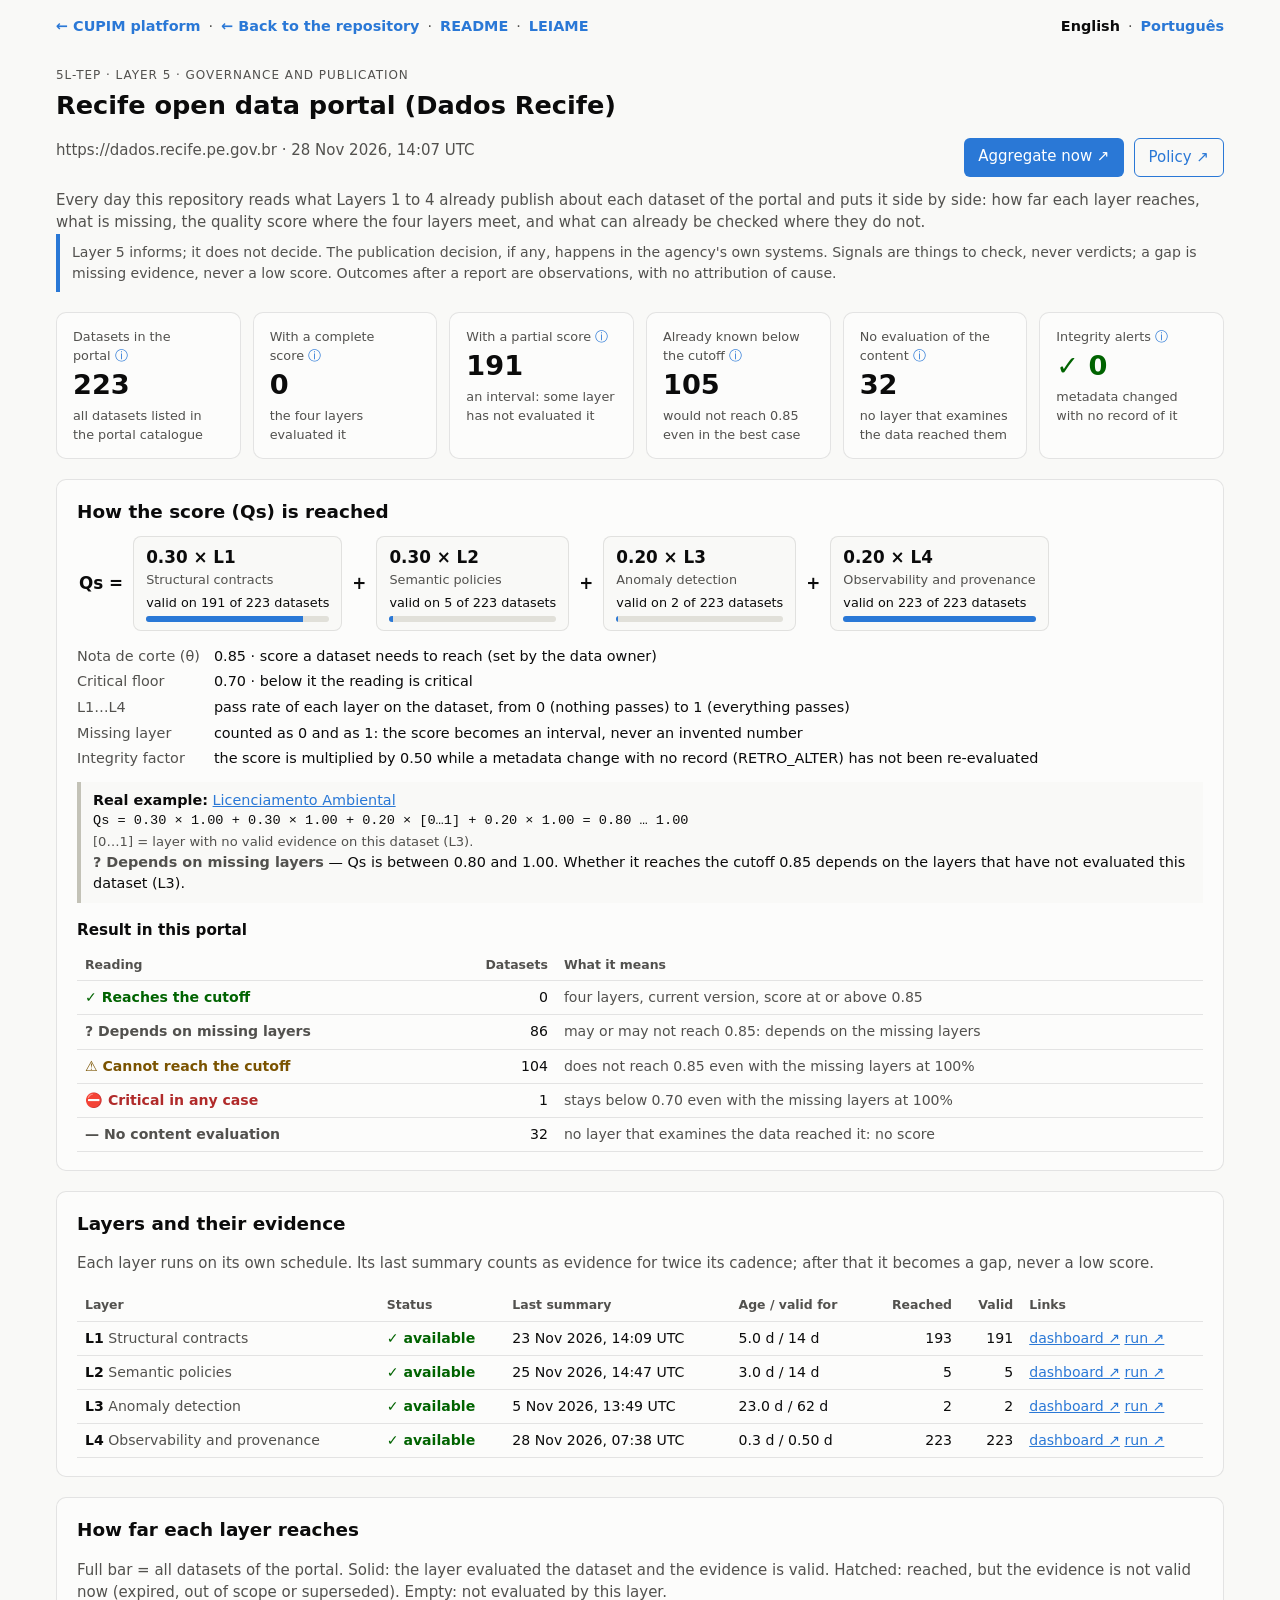
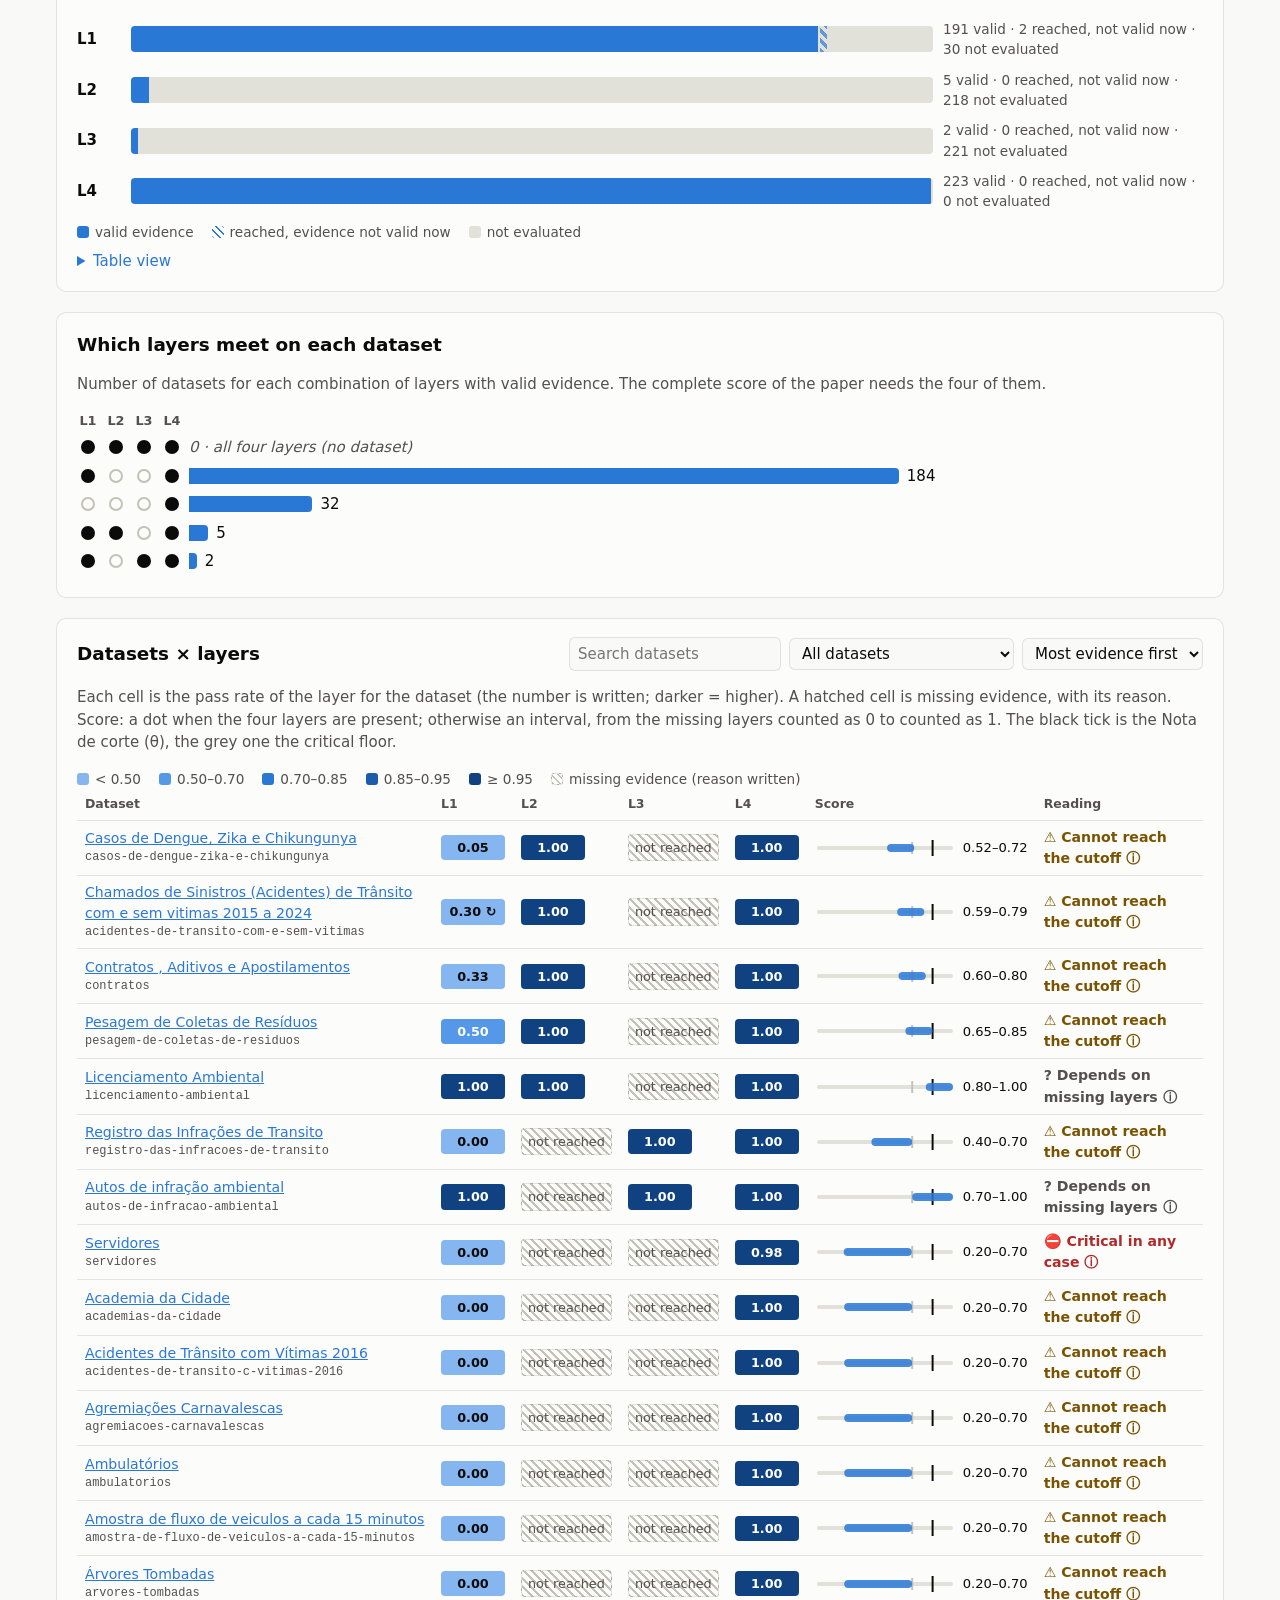
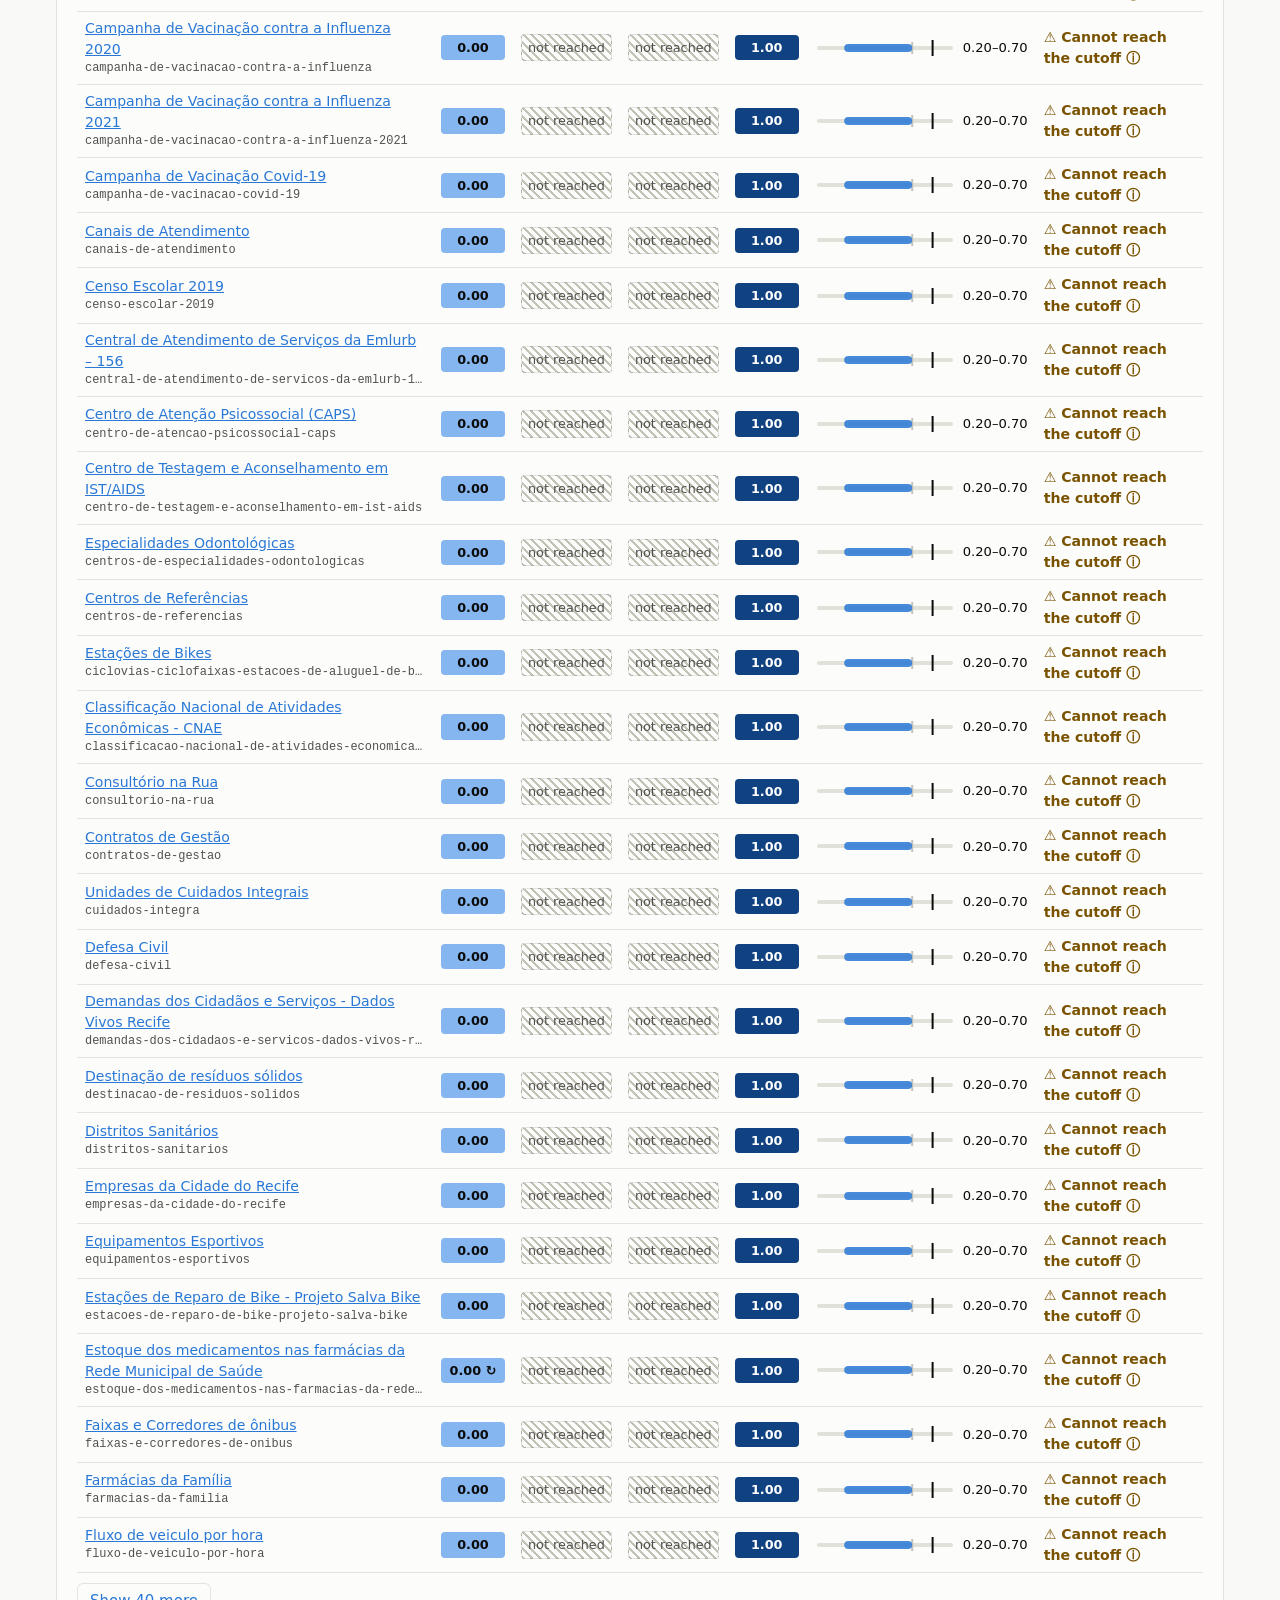
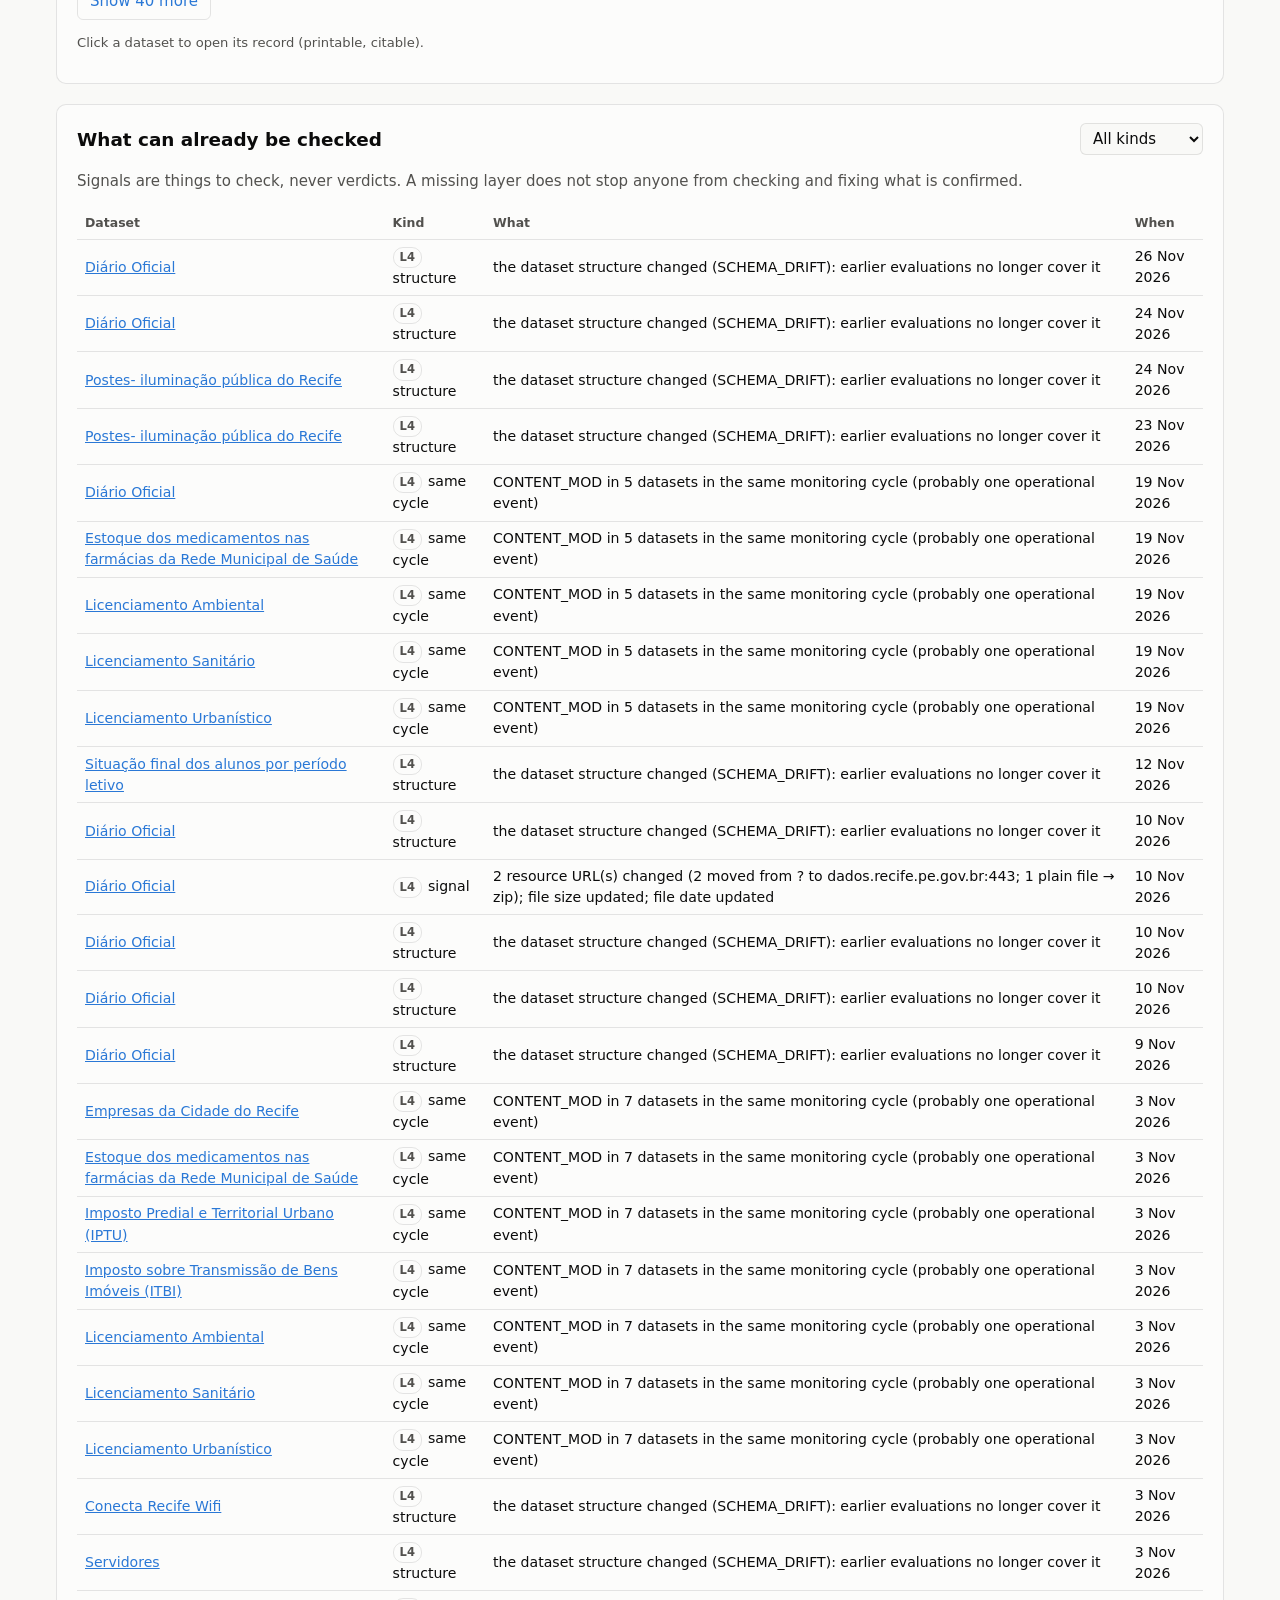
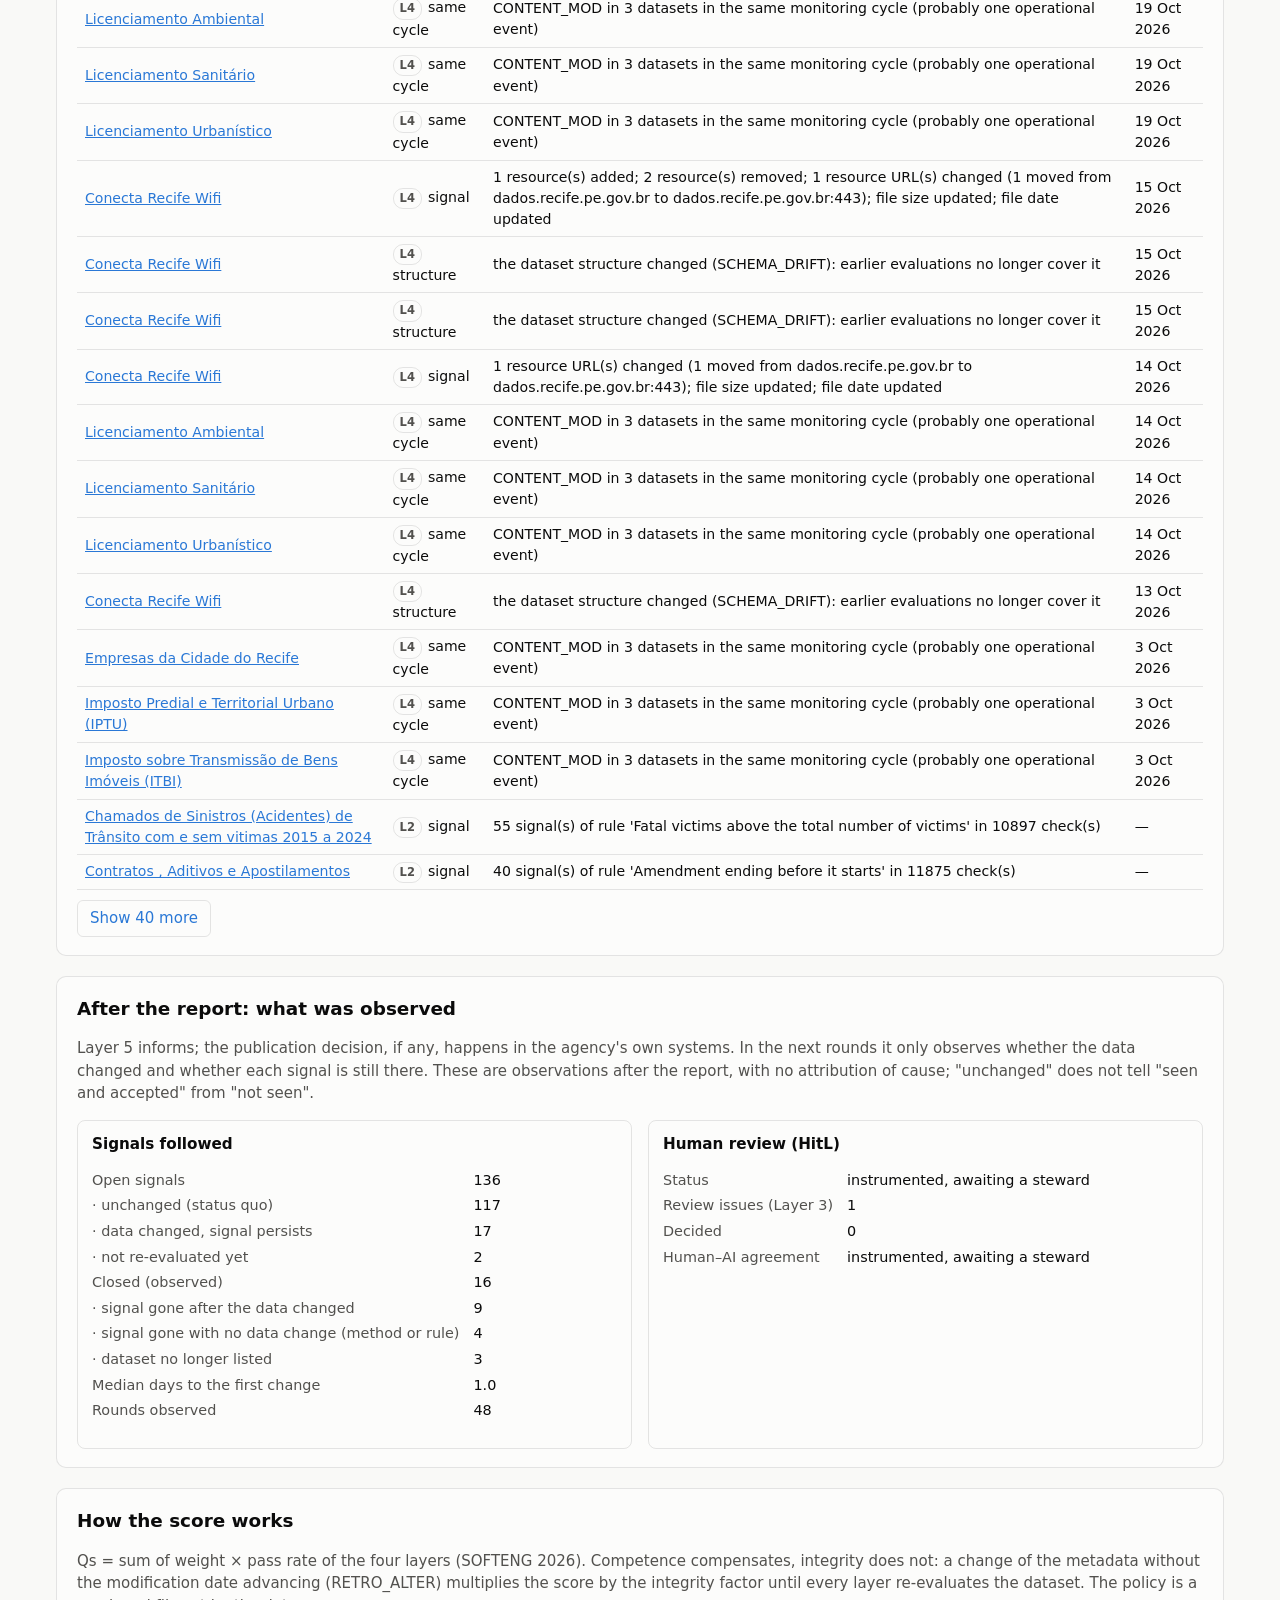
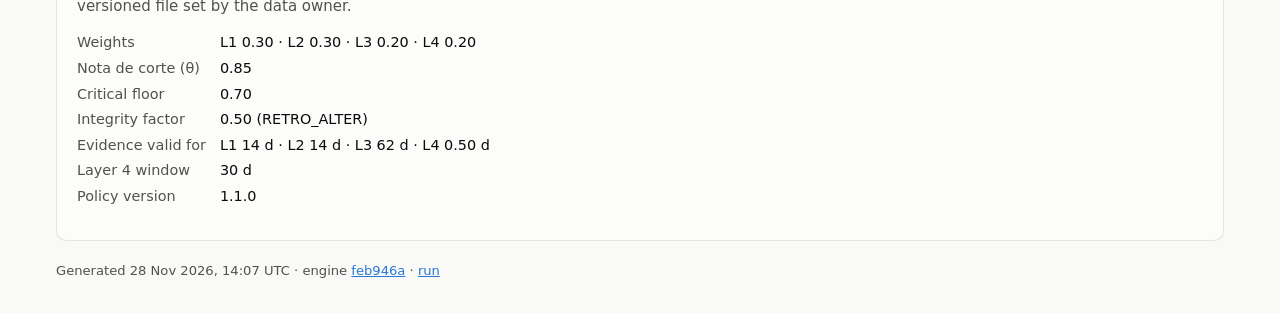
<file: docs/index.html>
<!doctype html>
<html lang="en">
<head>
<meta charset="utf-8">
<meta name="viewport" content="width=device-width, initial-scale=1">
<title>5L-TEP Layer 5 · Governance and Publication</title>
<link rel="stylesheet" href="style.css">
</head>
<body>
<!-- Every element with data-i18n is filled by app.js (English / Portuguese). -->
<nav class="topbar">
  <a id="cupim-link" href="https://5ltep-cupim.github.io/?lang=en" data-i18n="cupim">← CUPIM platform</a>
  <span class="muted">·</span>
  <a id="repo-link" data-i18n="back" href="https://github.com/lsp3cesarschool/5ltep-layer5">← Back to the repository</a>
  <span class="muted">·</span>
  <a id="readme-link" href="https://github.com/lsp3cesarschool/5ltep-layer5#readme">README</a>
  <span class="muted">·</span>
  <a id="leiame-link" href="https://github.com/lsp3cesarschool/5ltep-layer5/blob/main/LEIAME.md" lang="pt">LEIAME</a>
  <span class="lang-switch">
    <a id="lang-en" href="?lang=en">English</a>
    <span class="muted">·</span>
    <a id="lang-pt" href="?lang=pt" lang="pt">Português</a>
  </span>
</nav>

<header>
  <div>
    <p class="eyebrow" data-i18n="eyebrow">5L-TEP · Layer 5 · Governance and Publication</p>
    <h1 id="title" data-i18n="loading">Loading…</h1>
    <p class="muted" id="subtitle"></p>
  </div>
  <div class="actions">
    <a class="button" id="run-link" target="_blank" rel="noopener" data-i18n="run">Aggregate now ↗</a>
    <a class="button secondary" id="policy-link" target="_blank" rel="noopener" data-i18n="policy_btn">Policy ↗</a>
  </div>
</header>
<p class="intro" data-i18n="intro"></p>

<main>
  <div class="notice" id="notice"></div>
  <section class="tiles" id="tiles" aria-label="Key numbers"></section>

  <section id="formula">
    <div class="section-head"><h2 data-i18n="formula_h">How the score (Qs) is reached</h2></div>
    <div class="formula" id="formula-terms" role="math"></div>
    <dl class="kv formula-params" id="formula-params"></dl>
    <div class="example" id="formula-example"></div>
    <h3 class="sub" data-i18n="readings_h">Result in this portal</h3>
    <div class="table-wrap"><table id="readings-table"></table></div>
  </section>

  <section id="sources">
    <div class="section-head"><h2 data-i18n="sources_h">Layers and their evidence</h2></div>
    <p class="muted" data-i18n="sources_note"></p>
    <div class="table-wrap"><table id="sources-table"></table></div>
  </section>

  <section id="coverage">
    <div class="section-head"><h2 data-i18n="coverage_h">How far each layer reaches</h2></div>
    <p class="muted" data-i18n="coverage_note"></p>
    <div id="coverage-chart"></div>
    <ul class="legend" id="coverage-legend"></ul>
    <details class="more"><summary data-i18n="table_view">Table view</summary>
      <div class="table-wrap"><table id="coverage-table"></table></div></details>
  </section>

  <section id="combos">
    <div class="section-head"><h2 data-i18n="combos_h">Which layers meet on each dataset</h2></div>
    <p class="muted" data-i18n="combos_note"></p>
    <div id="combos-chart"></div>
  </section>

  <section id="matrix">
    <div class="section-head">
      <h2 data-i18n="matrix_h">Datasets × layers</h2>
      <div class="filters">
        <input type="search" id="search" data-i18n-placeholder="search" placeholder="Search datasets">
        <select id="kind-filter">
          <option value="" data-i18n="f_all">All datasets</option>
          <option value="complete" data-i18n="f_complete">Complete (four layers)</option>
          <option value="partial" data-i18n="f_partial">Partial</option>
          <option value="none" data-i18n="f_none">No content evaluation</option>
          <option value="findings" data-i18n="f_findings">With something to check</option>
          <option value="integrity" data-i18n="f_integrity">With an integrity alert</option>
        </select>
        <select id="sort">
          <option value="coverage" data-i18n="s_coverage">Most evidence first</option>
          <option value="worst" data-i18n="s_worst">Lowest score first</option>
          <option value="name" data-i18n="s_name">By name</option>
        </select>
      </div>
    </div>
    <p class="muted" data-i18n="matrix_note"></p>
    <ul class="legend" id="matrix-legend"></ul>
    <div class="table-wrap"><table id="matrix-table"></table></div>
    <button class="showmore" id="matrix-more" hidden></button>
    <p class="muted small" data-i18n="click_note">Click a dataset to open its record.</p>
  </section>

  <section id="check">
    <div class="section-head">
      <h2 data-i18n="check_h">What can already be checked</h2>
      <div class="filters"><select id="check-filter"><option value="" data-i18n="all_kinds">All kinds</option></select></div>
    </div>
    <p class="muted" data-i18n="check_note"></p>
    <div class="table-wrap"><table id="check-table"></table></div>
    <button class="showmore" id="check-more" hidden></button>
  </section>

  <section id="outcomes">
    <div class="section-head"><h2 data-i18n="outcomes_h">After the report: what was observed</h2></div>
    <p class="muted" data-i18n="outcomes_note"></p>
    <div class="two">
      <div class="panel"><h3 data-i18n="outcomes_open">Signals followed</h3><dl class="kv" id="outcomes-open"></dl></div>
      <div class="panel"><h3 data-i18n="hitl_h">Human review (HitL)</h3><dl class="kv" id="hitl"></dl></div>
    </div>
  </section>

  <section id="policy">
    <div class="section-head"><h2 data-i18n="policy_h">How the score works</h2></div>
    <p class="muted" data-i18n="policy_note"></p>
    <dl class="kv" id="policy-kv"></dl>
  </section>
</main>

<footer class="muted small" id="footer"></footer>
<div class="tooltip" id="tooltip" role="tooltip" hidden></div>
<script src="common.js"></script>
<script src="app.js"></script>
</body>
</html>
</file>
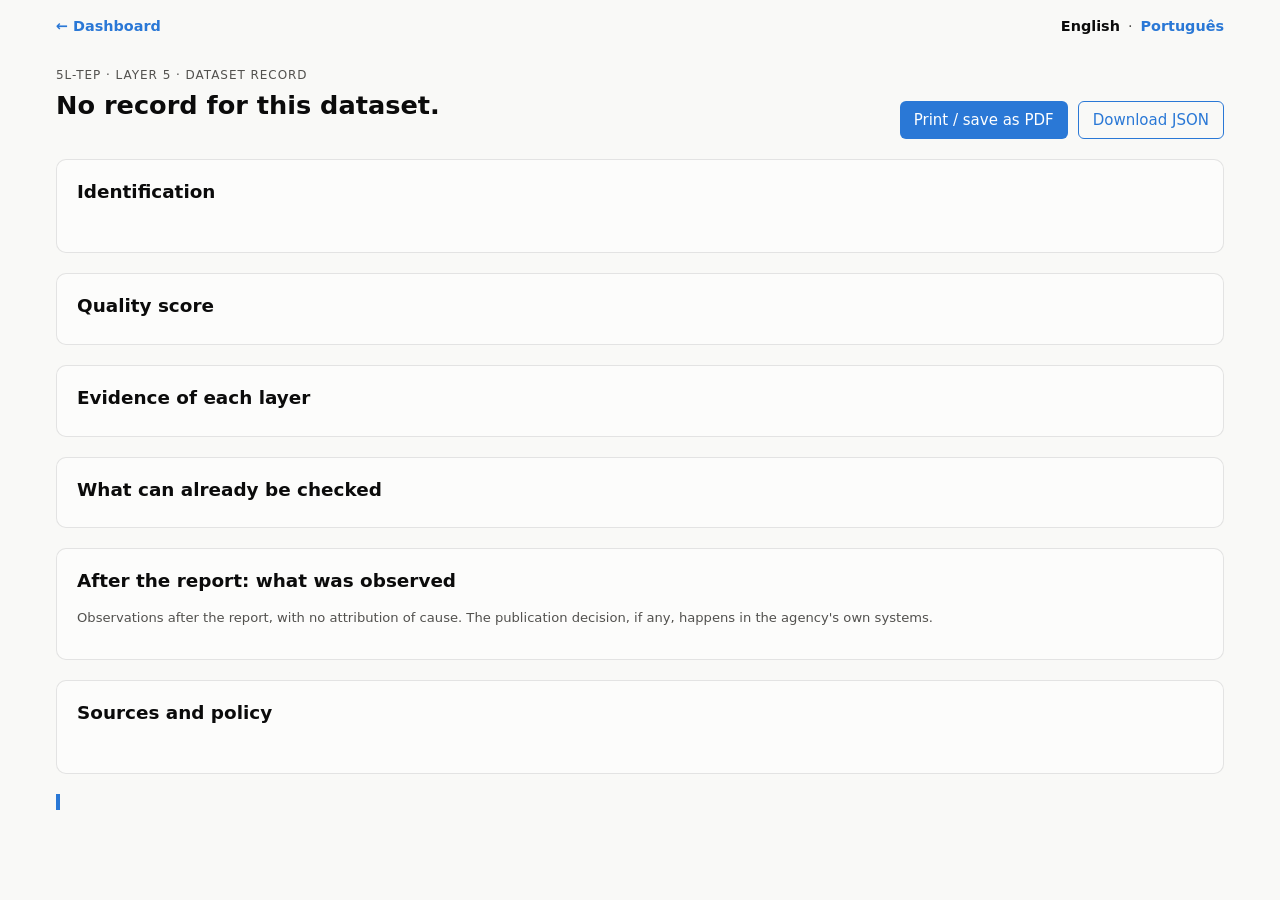
<file: docs/ficha.html>
<!doctype html>
<html lang="en">
<head>
<meta charset="utf-8">
<meta name="viewport" content="width=device-width, initial-scale=1">
<title>5L-TEP Layer 5 · Dataset record</title>
<link rel="stylesheet" href="style.css">
</head>
<body>
<!-- A printable, citable record of one dataset (?d=<dataset name>). The browser saves it as PDF. -->
<nav class="topbar">
  <a id="dash-link" href="./" data-i18n="dash">← Dashboard</a>
  <span class="lang-switch">
    <a id="lang-en" href="?lang=en">English</a>
    <span class="muted">·</span>
    <a id="lang-pt" href="?lang=pt" lang="pt">Português</a>
  </span>
</nav>

<header>
  <div>
    <p class="eyebrow" data-i18n="eyebrow">5L-TEP · Layer 5 · Dataset record</p>
    <h1 id="title" data-i18n="loading">Loading…</h1>
    <p class="muted" id="subtitle"></p>
  </div>
  <div class="actions">
    <button class="button" id="print" type="button" data-i18n="print">Print / save as PDF</button>
    <a class="button secondary" id="json-link" data-i18n="json">Download JSON</a>
  </div>
</header>

<main>
  <section>
    <div class="section-head"><h2 data-i18n="id_h">Identification</h2></div>
    <dl class="kv" id="ident"></dl>
  </section>
  <section>
    <div class="section-head"><h2 data-i18n="qs_h">Quality score</h2></div>
    <div id="qs"></div>
  </section>
  <section>
    <div class="section-head"><h2 data-i18n="layers_h">Evidence of each layer</h2></div>
    <div class="table-wrap"><table id="layers"></table></div>
  </section>
  <section>
    <div class="section-head"><h2 data-i18n="check_h">What can already be checked</h2></div>
    <ul class="findings" id="findings"></ul>
  </section>
  <section>
    <div class="section-head"><h2 data-i18n="outcomes_h">After the report: what was observed</h2></div>
    <p class="muted small" data-i18n="outcomes_note"></p>
    <ul class="findings" id="outcomes"></ul>
  </section>
  <section>
    <div class="section-head"><h2 data-i18n="sources_h">Sources and policy</h2></div>
    <ul class="findings" id="sources"></ul>
    <dl class="kv" id="policy"></dl>
  </section>
  <div class="notice" id="notice"></div>
</main>
<footer class="muted small" id="footer"></footer>
<div class="tooltip" id="tooltip" role="tooltip" hidden></div>
<script src="common.js"></script>
<script src="ficha.js"></script>
</body>
</html>
</file>
<file: docs/style.css>
/* Tokens by role, the same validated steps as the Layer 4 dashboard. Light and dark are separate
   steps of the same ramps. Rates: one blue ramp, ordinal (darker = higher pass rate), the number is
   always written. Status: fixed good/warning/critical, always with an icon and a label. Missing
   evidence: a neutral 45° hatch with its reason, never a colour of the scale (a gap is not a value). */
:root {
  color-scheme: light;
  --page: #f9f9f7; --surface: #fcfcfb; --text: #0b0b0b; --text-2: #52514e; --muted: #898781;
  --grid: #e1e0d9; --axis: #c3c2b7; --border: rgba(11, 11, 11, .10);
  --accent: #2a78d6; --accent-text: #ffffff; --bar: #2a78d6;
  --level-0: #86b6ef; --level-1: #5598e7; --level-2: #2a78d6; --level-3: #1c5cab; --level-4: #104281;
  --ink-0: #0b0b0b; --ink-1: #ffffff; --ink-2: #ffffff; --ink-3: #ffffff; --ink-4: #ffffff;
  --good: #0ca30c; --good-text: #006300; --warning: #fab219; --warning-text: #7a5300;
  --critical: #d03b3b; --critical-text: #b02a2a;
  --hatch: #c3c2b7; --cutoff: #0b0b0b;
}
@media (prefers-color-scheme: dark) {
  :root:where(:not([data-theme="light"])) {
    color-scheme: dark;
    --page: #0d0d0d; --surface: #1a1a19; --text: #ffffff; --text-2: #c3c2b7; --muted: #898781;
    --grid: #2c2c2a; --axis: #383835; --border: rgba(255, 255, 255, .10);
    --accent: #3987e5; --accent-text: #0b0b0b; --bar: #3987e5;
    --level-0: #184f95; --level-1: #256abf; --level-2: #3987e5; --level-3: #6da7ec; --level-4: #9ec5f4;
    --ink-0: #ffffff; --ink-1: #ffffff; --ink-2: #0b0b0b; --ink-3: #0b0b0b; --ink-4: #0b0b0b;
    --good-text: #0ca30c; --warning-text: #fab219; --critical-text: #ee6b6b;
    --hatch: #4a4a46; --cutoff: #ffffff;
  }
}
:root[data-theme="dark"] {
  color-scheme: dark;
  --page: #0d0d0d; --surface: #1a1a19; --text: #ffffff; --text-2: #c3c2b7; --muted: #898781;
  --grid: #2c2c2a; --axis: #383835; --border: rgba(255, 255, 255, .10);
  --accent: #3987e5; --accent-text: #0b0b0b; --bar: #3987e5;
  --level-0: #184f95; --level-1: #256abf; --level-2: #3987e5; --level-3: #6da7ec; --level-4: #9ec5f4;
  --ink-0: #ffffff; --ink-1: #ffffff; --ink-2: #0b0b0b; --ink-3: #0b0b0b; --ink-4: #0b0b0b;
  --good-text: #0ca30c; --warning-text: #fab219; --critical-text: #ee6b6b;
  --hatch: #4a4a46; --cutoff: #ffffff;
}

* { box-sizing: border-box; }
body { margin: 0; background: var(--page); color: var(--text);
  font: 15px/1.5 system-ui, -apple-system, "Segoe UI", sans-serif; }
header, main, footer, .topbar { max-width: 1200px; margin: 0 auto; padding: 0 16px; }
a { color: var(--accent); }
[hidden] { display: none !important; }
.muted { color: var(--text-2); }
.small { font-size: .82rem; }
.mono { font-family: ui-monospace, "Cascadia Mono", Consolas, monospace; font-size: .85em; overflow-wrap: anywhere; }
.topbar { display: flex; flex-wrap: wrap; gap: 8px; align-items: center; padding-top: 16px; font-size: .9rem; }
.topbar a { text-decoration: none; font-weight: 600; }
.topbar a:hover { text-decoration: underline; }
.lang-switch { margin-left: auto; display: flex; gap: 8px; }
.lang-switch a.current { color: var(--text); pointer-events: none; }
header { display: flex; flex-wrap: wrap; gap: 16px; justify-content: space-between; align-items: flex-end; padding-top: 28px; }
h1 { margin: 2px 0 4px; font-size: 1.6rem; overflow-wrap: anywhere; }
h2 { font-size: 1.15rem; margin: 0; }
h3 { font-size: .95rem; margin: 0 0 8px; }
.eyebrow { margin: 0; text-transform: uppercase; letter-spacing: .08em; font-size: .75rem; color: var(--text-2); }
.actions { display: flex; flex-wrap: wrap; gap: 10px; margin-left: auto; justify-content: flex-end; }
.button { display: inline-block; padding: 7px 14px; border-radius: 6px; background: var(--accent); color: var(--accent-text);
  text-decoration: none; font-weight: 600; border: 0; font: inherit; cursor: pointer; }
.button.secondary { background: transparent; color: var(--accent); border: 1px solid var(--accent); }
.intro { max-width: 1200px; margin: 12px auto 0; padding: 0 16px; color: var(--text-2); }
section { background: var(--surface); border: 1px solid var(--border); border-radius: 10px; padding: 18px 20px; margin: 20px 0; }
.section-head { display: flex; justify-content: space-between; align-items: center; gap: 12px; flex-wrap: wrap; margin-bottom: 6px; }
.filters { display: flex; flex-wrap: wrap; gap: 8px; align-items: center; }
input[type="search"], select { font: inherit; padding: 5px 8px; border-radius: 6px; border: 1px solid var(--border);
  background: var(--page); color: var(--text); }

/* stat tiles */
section.tiles { background: none; border: 0; padding: 0; display: grid; grid-template-columns: repeat(auto-fit, minmax(min(170px, 100%), 1fr)); gap: 12px; }
.tile { background: var(--surface); border: 1px solid var(--border); border-radius: 10px; padding: 14px 16px; }
.tile .label { font-size: .8rem; color: var(--text-2); }
.tile .value { font-size: 1.7rem; font-weight: 700; }
.tile .note { font-size: .8rem; color: var(--text-2); }

/* status: icon + label, colour never alone */
.status { font-weight: 600; white-space: nowrap; }
.status.good { color: var(--good-text); }
.status.warning { color: var(--warning-text); }
.status.critical { color: var(--critical-text); }
.status.neutral { color: var(--text-2); }

/* A. coverage per layer: full track = datasets of the portal */
.cov-row { display: grid; grid-template-columns: 44px 1fr minmax(0, 260px); gap: 10px; align-items: center; margin: 10px 0; }
.cov-row .name { font-weight: 700; }
.track { display: flex; gap: 2px; height: 26px; background: var(--grid); border-radius: 4px; overflow: hidden; }
.track > div { min-width: 0; }
.seg-valid { background: var(--bar); }
.seg-reached { background: repeating-linear-gradient(45deg, var(--bar) 0 3px, transparent 3px 7px); opacity: .7; }
.cov-row .text { font-size: .85rem; color: var(--text-2); }
.legend { list-style: none; padding: 0; margin: 8px 0 0; display: flex; flex-wrap: wrap; gap: 6px 18px; font-size: .85rem; color: var(--text-2); }
.swatch { display: inline-block; width: 12px; height: 12px; border-radius: 3px; vertical-align: -1px; margin-right: 6px; }
.swatch.valid { background: var(--bar); }
.swatch.reached { background: repeating-linear-gradient(45deg, var(--bar) 0 2px, transparent 2px 5px); }
.swatch.gap { background: var(--grid); }
.swatch.hatch { background: repeating-linear-gradient(45deg, var(--hatch) 0 2px, transparent 2px 5px); border: 1px solid var(--border); }

/* B. combinations of layers (UpSet-like) */
.combo { display: grid; grid-template-columns: repeat(4, 22px) 1fr; gap: 6px; align-items: center; margin: 6px 0; }
.dot { width: 14px; height: 14px; border-radius: 50%; border: 2px solid var(--axis); margin: auto; }
.dot.on { background: var(--text); border-color: var(--text); }
.combo .bar { display: flex; align-items: center; gap: 8px; }
.combo .bar > .fill { height: 16px; background: var(--bar); border-radius: 0 4px 4px 0; min-width: 2px; }
.combo.head { color: var(--text-2); font-size: .8rem; font-weight: 700; text-align: center; }
.combo.empty .bar { color: var(--text-2); font-style: italic; }

/* C. dataset x layer matrix */
.table-wrap { overflow-x: auto; }
table { border-collapse: collapse; width: 100%; font-size: .88rem; }
th, td { padding: 6px 8px; border-bottom: 1px solid var(--border); text-align: left; vertical-align: middle; }
th { font-size: .78rem; color: var(--text-2); font-weight: 600; white-space: nowrap; }
td.num, th.num { text-align: right; font-variant-numeric: tabular-nums; }
tbody tr.clickable { cursor: pointer; }
td.ds { min-width: 260px; max-width: 360px; }
td.ds .mono { white-space: nowrap; overflow: hidden; text-overflow: ellipsis; max-width: 340px; }
tbody tr.clickable:hover { background: var(--page); }
.cell { display: inline-block; min-width: 64px; white-space: nowrap; padding: 3px 6px; border-radius: 4px; font-size: .8rem; font-weight: 600;
  text-align: center; font-variant-numeric: tabular-nums; }
.cell.r0 { background: var(--level-0); color: var(--ink-0); }
.cell.r1 { background: var(--level-1); color: var(--ink-1); }
.cell.r2 { background: var(--level-2); color: var(--ink-2); }
.cell.r3 { background: var(--level-3); color: var(--ink-3); }
.cell.r4 { background: var(--level-4); color: var(--ink-4); }
.cell.gap { background: repeating-linear-gradient(45deg, var(--hatch) 0 2px, transparent 2px 6px); color: var(--text-2);
  font-weight: 500; border: 1px solid var(--border); }
.cell.invalid { outline: 2px dashed var(--critical); outline-offset: -2px; }
.qs { display: flex; align-items: center; gap: 8px; white-space: nowrap; }
.qs svg { display: block; }
.qs .value { font-variant-numeric: tabular-nums; font-size: .82rem; }
.showmore { margin-top: 10px; background: none; border: 1px solid var(--border); color: var(--accent); border-radius: 6px;
  padding: 6px 12px; font: inherit; cursor: pointer; }
.kv { display: grid; grid-template-columns: max-content 1fr; gap: 4px 14px; font-size: .9rem; }
.kv dt { color: var(--text-2); }
.kv dd { margin: 0; }
.two { display: grid; grid-template-columns: repeat(auto-fit, minmax(min(320px, 100%), 1fr)); gap: 16px; }
.panel { border: 1px solid var(--border); border-radius: 8px; padding: 12px 14px; }
details.more summary { cursor: pointer; color: var(--accent); margin-top: 8px; }
ul.findings { padding-left: 18px; margin: 6px 0; }
ul.findings li { margin: 4px 0; }
.chip { display: inline-block; font-size: .72rem; font-weight: 700; padding: 1px 6px; border-radius: 10px;
  border: 1px solid var(--border); color: var(--text-2); margin-right: 6px; }
.notice { border-left: 4px solid var(--accent); padding: 8px 12px; background: var(--page); color: var(--text-2); font-size: .88rem; }
footer { padding-bottom: 32px; }
.tooltip { position: fixed; z-index: 10; max-width: 340px; background: var(--text); color: var(--page); padding: 8px 10px;
  border-radius: 6px; font-size: .8rem; pointer-events: none; box-shadow: 0 2px 8px rgba(0, 0, 0, .2); }

@media (max-width: 640px) {
  .cov-row { grid-template-columns: 36px 1fr; }
  .cov-row .text { grid-column: 1 / -1; }
}
@media print {
  .topbar, .actions, .no-print, .showmore, .tooltip { display: none !important; }
  body { background: #fff; color: #000; font-size: 11pt; }
  section { border: 1px solid #999; break-inside: avoid; }
  a { color: #000; }
  a[href^="http"]::after { content: " (" attr(href) ")"; font-size: .8em; word-break: break-all; }
}
#matrix-table .status { white-space: normal; display: inline-block; min-width: 150px; }

/* formula block: the paper's equation, one term per layer, with how far each layer reaches */
.formula { display: flex; flex-wrap: wrap; align-items: stretch; gap: 8px; margin: 10px 0 14px; font-size: 1.05rem; }
.formula .lhs, .formula .op { display: flex; align-items: center; font-weight: 700; padding: 0 2px; }
.term { border: 1px solid var(--border); border-radius: 8px; padding: 8px 12px; background: var(--page); min-width: 150px; }
.term .expr { font-weight: 700; font-variant-numeric: tabular-nums; }
.term .name { font-size: .8rem; color: var(--text-2); }
.term .reach { font-size: .8rem; margin-top: 4px; }
.term .meter { height: 6px; border-radius: 3px; background: var(--grid); margin-top: 4px; overflow: hidden; }
.term .meter > span { display: block; height: 100%; background: var(--bar); }
.formula-params { margin-bottom: 12px; }
.example { border-left: 4px solid var(--axis); padding: 8px 12px; background: var(--page); font-size: .9rem; margin-bottom: 12px; }
.example .calc { font-family: ui-monospace, "Cascadia Mono", Consolas, monospace; font-size: .85rem; overflow-wrap: anywhere; }
h3.sub { margin-top: 16px; }
.tile .label .info { color: var(--accent); cursor: help; margin-left: 4px; }
.tile .value.small-value { font-size: 1.3rem; }
</file>
